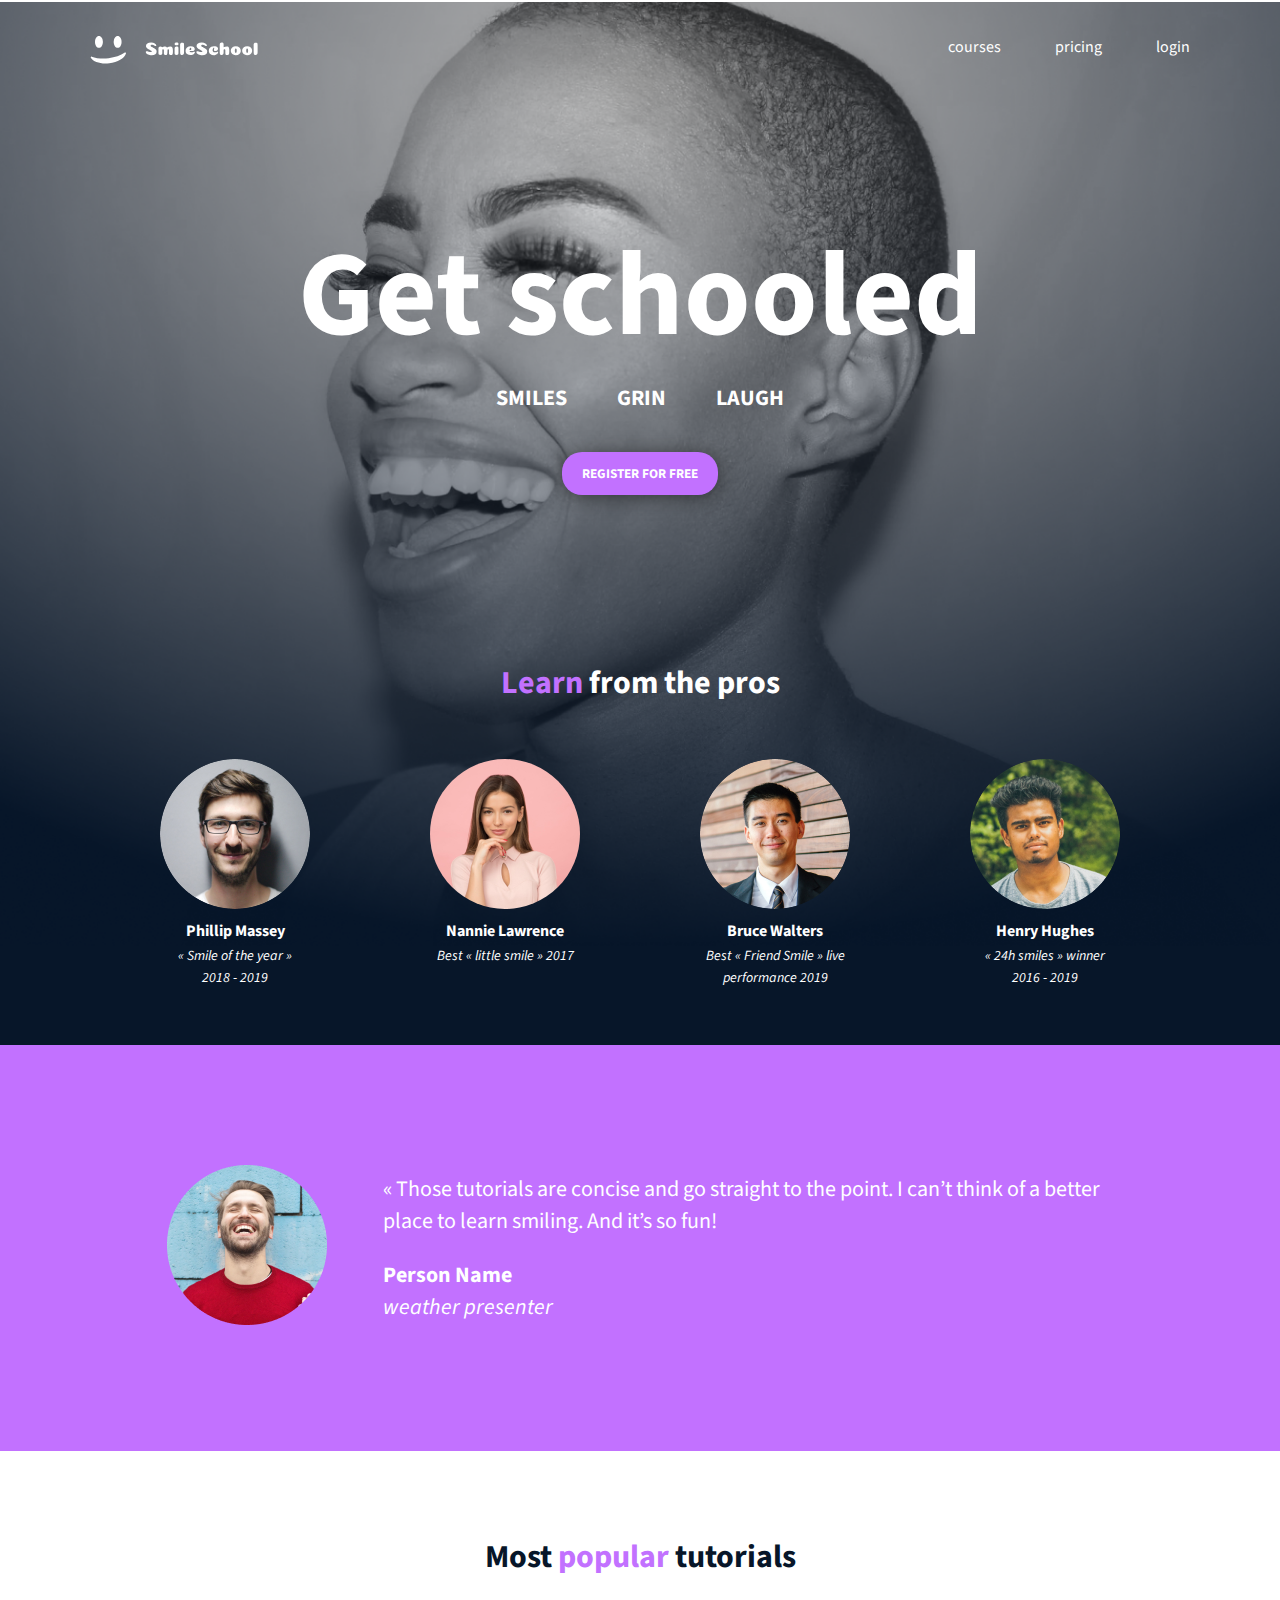
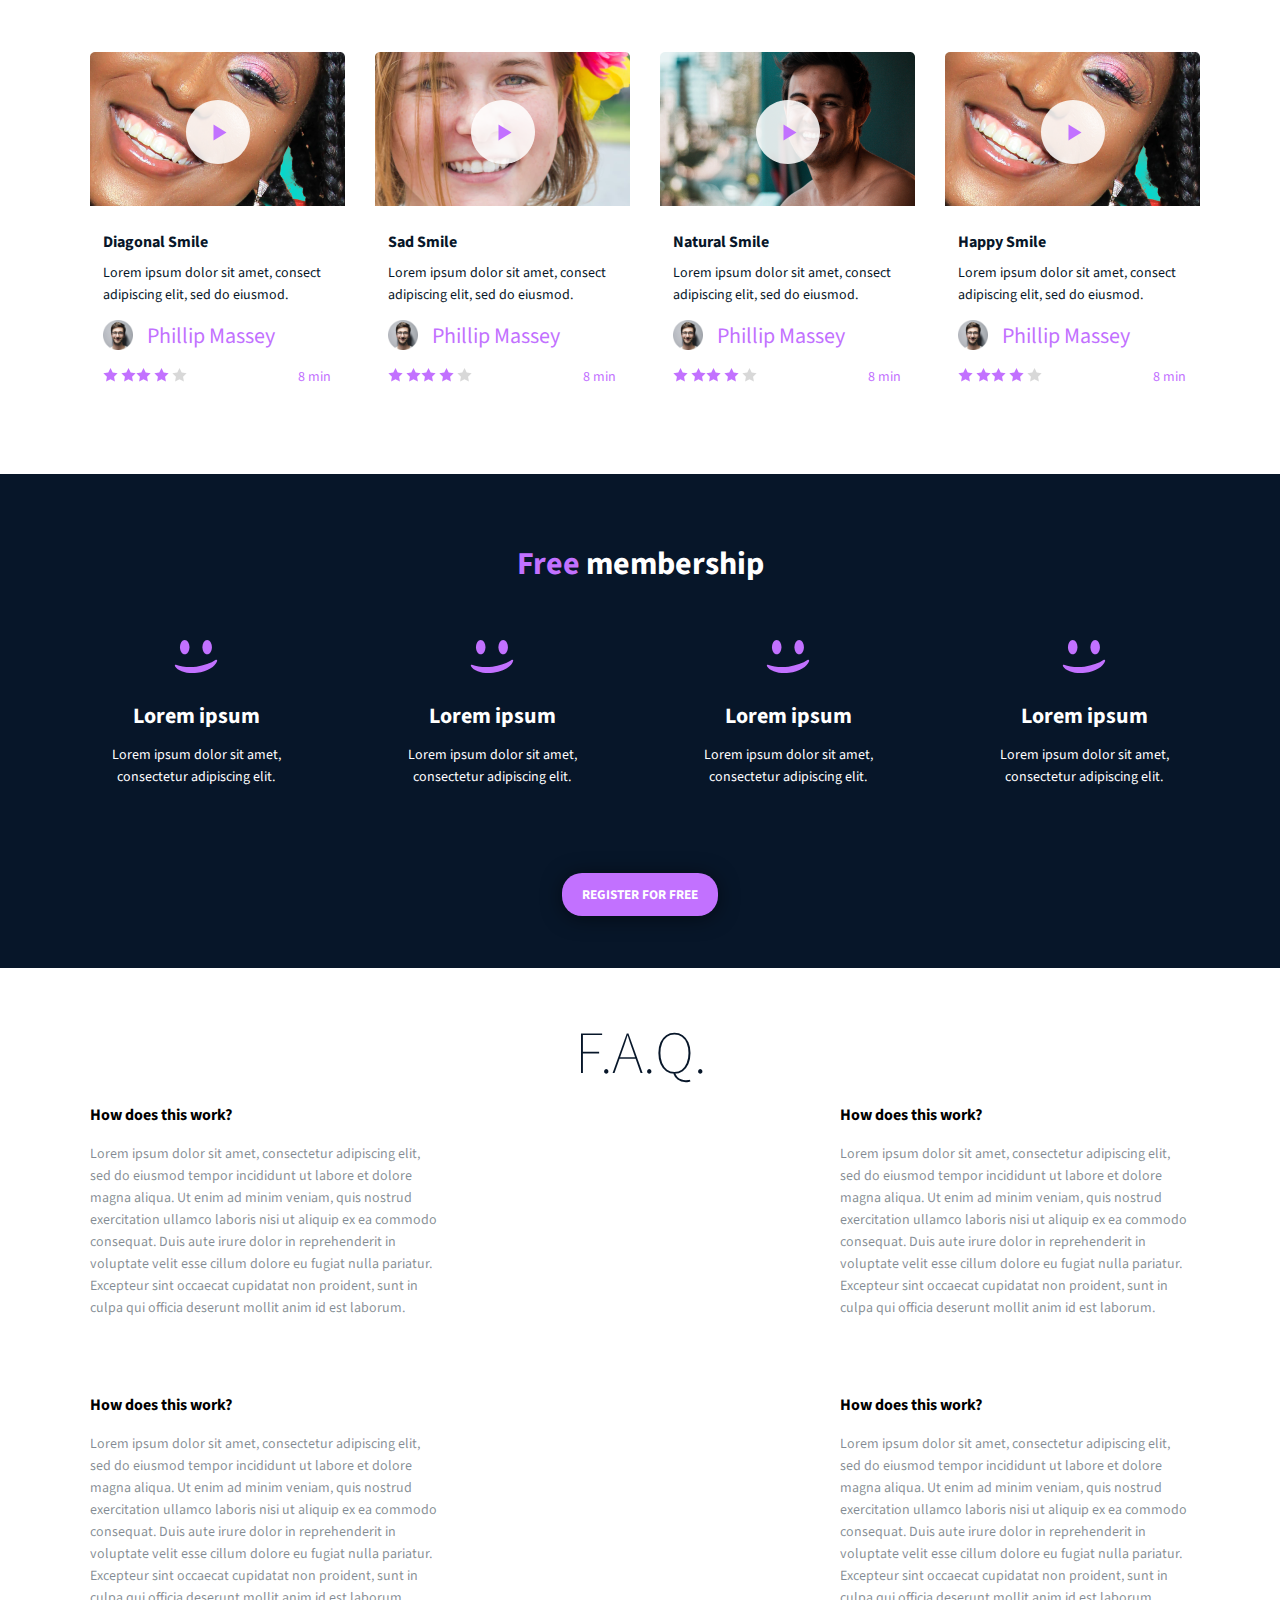
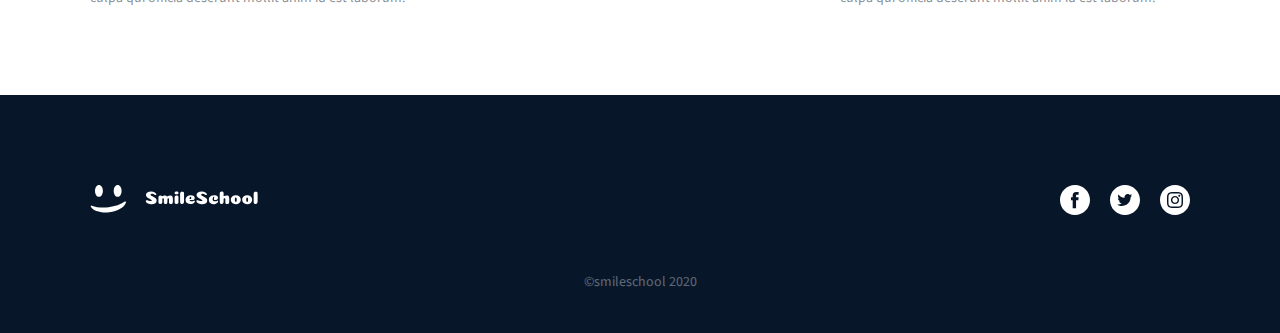
<file: css_advanced/index.html>
<!DOCTYPE html>
<html lang="en">
  <head>
    <meta charset="UTF-8" />
    <link rel="preconnect" href="https://fonts.googleapis.com" />
    <link rel="preconnect" href="https://fonts.gstatic.com" crossorigin />
    <link
      href="https://fonts.googleapis.com/css2?family=Source+Sans+Pro:ital,wght@0,300;0,400;0,600;0,700;0,900;1,300;1,400;1,600;1,700;1,900&display=swap"
      rel="stylesheet"
    />
    <link rel="stylesheet" href="styles.css" />
    <meta name="viewport" content="width=device-width, initial-scale=1.0">
    <title>SmileSchool</title>
  </head>
  <body>
    <header class="section header">
      <div>
        <a href=""><img src="./assets/logo.svg" alt="" /></a>
      </div>
      <div class="header__nav">
        <a href="">courses</a><a href="">pricing</a><a href="">login</a>
      </div>
    </header>
    <main>
      <section class="banner">
        <div>
          <h1 class="title title--lg title--light">Get schooled</h1>
          <p class="title title--sm title--light banner__sub-header">
            <span>SMILES</span> <span>GRIN</span> <span>LAUGH</span>
          </p>
          <button class="button">REGISTER FOR FREE</button>
        </div>
        <div class="banner__pro">
          <h2 class="title title--light">
            <span class="title__emp">Learn</span> from the pros
          </h2>
          <div class="banner__pro-list">
            <div class="banner__pro-item">
              <img
                class="banner__pro-img"
                src="./assets/img/philip.png"
                alt=""
              />
              <h3 class="title title--xs title--light banner__pro-title">
                Phillip Massey
              </h3>
              <p class="text text--sm text--light text--italic">
                « Smile of the year »<br />
                2018 - 2019
              </p>
            </div>
            <div class="banner__pro-item">
              <img
                src="./assets/img/nannie.png"
                class="banner__pro-img"
                alt=""
              />
              <h3 class="title title--xs title--light banner__pro-title">
                Nannie Lawrence
              </h3>
              <p class="text text--sm text--light text--italic">
                Best « little smile » 2017
              </p>
            </div>
            <div class="banner__pro-item">
              <img
                src="./assets/img/bruce.png"
                class="banner__pro-img"
                alt=""
              />
              <h3 class="title title--xs title--light banner__pro-title">
                Bruce Walters
              </h3>
              <p class="text text--sm text--light text--italic">
                Best « Friend Smile » live performance 2019
              </p>
            </div>
            <div class="banner__pro-item">
              <img
                src="./assets/img/henry.png"
                class="banner__pro-img"
                alt=""
              />
              <h3 class="title title--xs title--light banner__pro-title">
                Henry Hughes
              </h3>
              <p class="text text--sm text--light text--italic">
                « 24h smiles » winner 2016 - 2019
              </p>
            </div>
          </div>
        </div>
      </section>
      <section class="quote">
        <div><img src="./assets/img/quote-man.png" alt="" /></div>
        <div class="quote__body">
          <blockquote class="text text--light quote__text">
            « Those tutorials are concise and go straight to the point. I can’t
            think of a better place to learn smiling. And it’s so fun!
          </blockquote>
          <p class="title title--sm title--light">Person Name</p>
          <p class="text text--light text--italic">weather presenter</p>
        </div>
      </section>
      <section class="section videos">
        <h1 class="title title--md videos__title">
          Most <span class="title__emp">popular</span> tutorials
        </h1>
        <div class="videos__list">
          <div class="videos__item">
            <div class="videos__item-img-wrapper">
              <img src="./assets/img/smile1.png" alt="" />
              <img src="./assets/plsy.svg" alt="" class="play" />
            </div>
            <h2 class="title title--xs videos__item-title">Diagonal Smile</h2>
            <p class="text text--sm text--gray videos__item-text">
              Lorem ipsum dolor sit amet, consect adipiscing elit, sed do
              eiusmod.
            </p>
            <div class="videos__item-author">
              <img
                src="./assets/img/philip.png"
                class="videos__item-author-img"
                alt=""
              />
              <h3 class="text text-sm text--pink">Phillip Massey</h3>
            </div>
            <div class="videos__item-stars">
              <div>
                <img src="./assets/full-star.svg" alt="" />
                <img src="./assets/full-star.svg" alt="" /><img
                  src="./assets/full-star.svg"
                  alt=""
                />
                <img src="./assets/full-star.svg" alt="" />
                <img src="./assets/empty-star.svg" alt="" />
              </div>
              <span class="text text--sm text--pink">8 min</span>
            </div>
          </div>
          <div class="videos__item">
            <div class="videos__item-img-wrapper">
              <img src="./assets/img/smile2.png" alt="" />
              <img src="./assets/plsy.svg" alt="" class="play" />
            </div>
            <h2 class="title title--xs videos__item-title">Sad Smile</h2>
            <p class="text text--sm text--gray videos__item-text">
              Lorem ipsum dolor sit amet, consect adipiscing elit, sed do
              eiusmod.
            </p>
            <div class="videos__item-author">
              <img
                src="./assets/img/philip.png"
                class="videos__item-author-img"
                alt=""
              />
              <h3 class="text text-sm text--pink">Phillip Massey</h3>
            </div>
            <div class="videos__item-stars">
              <div>
                <img src="./assets/full-star.svg" alt="" />
                <img src="./assets/full-star.svg" alt="" /><img
                  src="./assets/full-star.svg"
                  alt=""
                />
                <img src="./assets/full-star.svg" alt="" />
                <img src="./assets/empty-star.svg" alt="" />
              </div>
              <span class="text text--sm text--pink">8 min</span>
            </div>
          </div>
          <div class="videos__item">
            <div class="videos__item-img-wrapper">
              <img src="./assets/img/smile3.png" alt="" />
              <img src="./assets/plsy.svg" alt="" class="play" />
            </div>
            <h2 class="title title--xs videos__item-title">Natural Smile</h2>
            <p class="text text--sm text--gray videos__item-text">
              Lorem ipsum dolor sit amet, consect adipiscing elit, sed do
              eiusmod.
            </p>
            <div class="videos__item-author">
              <img
                src="./assets/img/philip.png"
                class="videos__item-author-img"
                alt=""
              />
              <h3 class="text text-sm text--pink">Phillip Massey</h3>
            </div>
            <div class="videos__item-stars">
              <div>
                <img src="./assets/full-star.svg" alt="" />
                <img src="./assets/full-star.svg" alt="" /><img
                  src="./assets/full-star.svg"
                  alt=""
                />
                <img src="./assets/full-star.svg" alt="" />
                <img src="./assets/empty-star.svg" alt="" />
              </div>
              <span class="text text--sm text--pink">8 min</span>
            </div>
          </div>
          <div class="videos__item">
            <div class="videos__item-img-wrapper">
              <img src="./assets/img/smile1.png" alt="" />
              <img src="./assets/plsy.svg" alt="" class="play" />
            </div>
            <h2 class="title title--xs videos__item-title">Happy Smile</h2>
            <p class="text text--sm text--gray videos__item-text">
              Lorem ipsum dolor sit amet, consect adipiscing elit, sed do
              eiusmod.
            </p>
            <div class="videos__item-author">
              <img
                src="./assets/img/philip.png"
                class="videos__item-author-img"
                alt=""
              />
              <h3 class="text text-sm text--pink">Phillip Massey</h3>
            </div>
            <div class="videos__item-stars">
              <div>
                <img src="./assets/full-star.svg" alt="" />
                <img src="./assets/full-star.svg" alt="" /><img
                  src="./assets/full-star.svg"
                  alt=""
                />
                <img src="./assets/full-star.svg" alt="" />
                <img src="./assets/empty-star.svg" alt="" />
              </div>
              <span class="text text--sm text--pink">8 min</span>
            </div>
          </div>
        </div>
      </section>
      <section class="member">
        <h1 class="section title title--md title--light member__title">
          <span class="title__emp">Free</span> membership
        </h1>
        <div class="section member__list">
          <div class="member__item">
            <img src="./assets/smiley.svg" alt="" />
            <h2 class="title title--sm title--light member__item-title">
              Lorem ipsum
            </h2>
            <p class="text text--sm text--light member__text">
              Lorem ipsum dolor sit amet, consectetur adipiscing elit.
            </p>
          </div>
          <div class="member__item">
            <img src="./assets/smiley.svg" alt="" />
            <h2 class="title title--sm title--light member__item-title">
              Lorem ipsum
            </h2>
            <p class="text text--sm text--light member__text">
              Lorem ipsum dolor sit amet, consectetur adipiscing elit.
            </p>
          </div>
          <div class="member__item">
            <img src="./assets/smiley.svg" alt="" />
            <h2 class="title title--sm title--light member__item-title">
              Lorem ipsum
            </h2>
            <p class="text text--sm text--light member__text">
              Lorem ipsum dolor sit amet, consectetur adipiscing elit.
            </p>
          </div>
          <div class="member__item">
            <img src="./assets/smiley.svg" alt="" />
            <h2 class="title title--sm title--light member__item-title">
              Lorem ipsum
            </h2>
            <p class="text text--sm text--light member__text">
              Lorem ipsum dolor sit amet, consectetur adipiscing elit.
            </p>
          </div>
        </div>
        <button class="button member__register">REGISTER FOR FREE</button>
      </section>
      <section class="section faq">
        <h1 class="title title--avg title--thin faq__title">F.A.Q.</h1>
        <div class="faq__list">
          <div class="faq__row">
            <div class="faq__item">
              <h2 class="tittle title--xs faq__item-title">
                How does this work?
              </h2>
              <p class="text text--sm faq__item-text">
                Lorem ipsum dolor sit amet, consectetur adipiscing elit, sed do
                eiusmod tempor incididunt ut labore et dolore magna aliqua. Ut
                enim ad minim veniam, quis nostrud exercitation ullamco laboris
                nisi ut aliquip ex ea commodo consequat. Duis aute irure dolor
                in reprehenderit in voluptate velit esse cillum dolore eu fugiat
                nulla pariatur. Excepteur sint occaecat cupidatat non proident,
                sunt in culpa qui officia deserunt mollit anim id est laborum.
              </p>
            </div>
            <div class="faq__item">
              <h2 class="tittle title--xs faq__item-title">
                How does this work?
              </h2>
              <p class="text text--sm faq__item-text">
                Lorem ipsum dolor sit amet, consectetur adipiscing elit, sed do
                eiusmod tempor incididunt ut labore et dolore magna aliqua. Ut
                enim ad minim veniam, quis nostrud exercitation ullamco laboris
                nisi ut aliquip ex ea commodo consequat. Duis aute irure dolor
                in reprehenderit in voluptate velit esse cillum dolore eu fugiat
                nulla pariatur. Excepteur sint occaecat cupidatat non proident,
                sunt in culpa qui officia deserunt mollit anim id est laborum.
              </p>
            </div>
          </div>
          <div class="faq__row faq__row--last">
            <div class="faq__item">
              <h2 class="tittle title--xs faq__item-title">
                How does this work?
              </h2>
              <p class="text text--sm faq__item-text">
                Lorem ipsum dolor sit amet, consectetur adipiscing elit, sed do
                eiusmod tempor incididunt ut labore et dolore magna aliqua. Ut
                enim ad minim veniam, quis nostrud exercitation ullamco laboris
                nisi ut aliquip ex ea commodo consequat. Duis aute irure dolor
                in reprehenderit in voluptate velit esse cillum dolore eu fugiat
                nulla pariatur. Excepteur sint occaecat cupidatat non proident,
                sunt in culpa qui officia deserunt mollit anim id est laborum.
              </p>
            </div>
            <div class="faq__item">
              <h2 class="tittle title--xs faq__item-title">
                How does this work?
              </h2>
              <p class="text text--sm faq__item-text">
                Lorem ipsum dolor sit amet, consectetur adipiscing elit, sed do
                eiusmod tempor incididunt ut labore et dolore magna aliqua. Ut
                enim ad minim veniam, quis nostrud exercitation ullamco laboris
                nisi ut aliquip ex ea commodo consequat. Duis aute irure dolor
                in reprehenderit in voluptate velit esse cillum dolore eu fugiat
                nulla pariatur. Excepteur sint occaecat cupidatat non proident,
                sunt in culpa qui officia deserunt mollit anim id est laborum.
              </p>
            </div>
          </div>
        </div>
      </section>
    </main>
    <footer class="footer">
      <div class="section">
        <div class="footer__nav">
          <img src="./assets/logo.svg" alt="" />
          <div class="footer__link-list">
            <img src="./assets/facebook.svg" alt="facebook" /><img
              src="./assets/twitter.svg"
              alt="twitter"
            /><img src="./assets/instagram.svg" alt="instagram" />
          </div>
        </div>
        <p class="text text--sm text--light footer__text">©smileschool 2020</p>
      </div>
    </footer>
  </body>
</html>
</file>
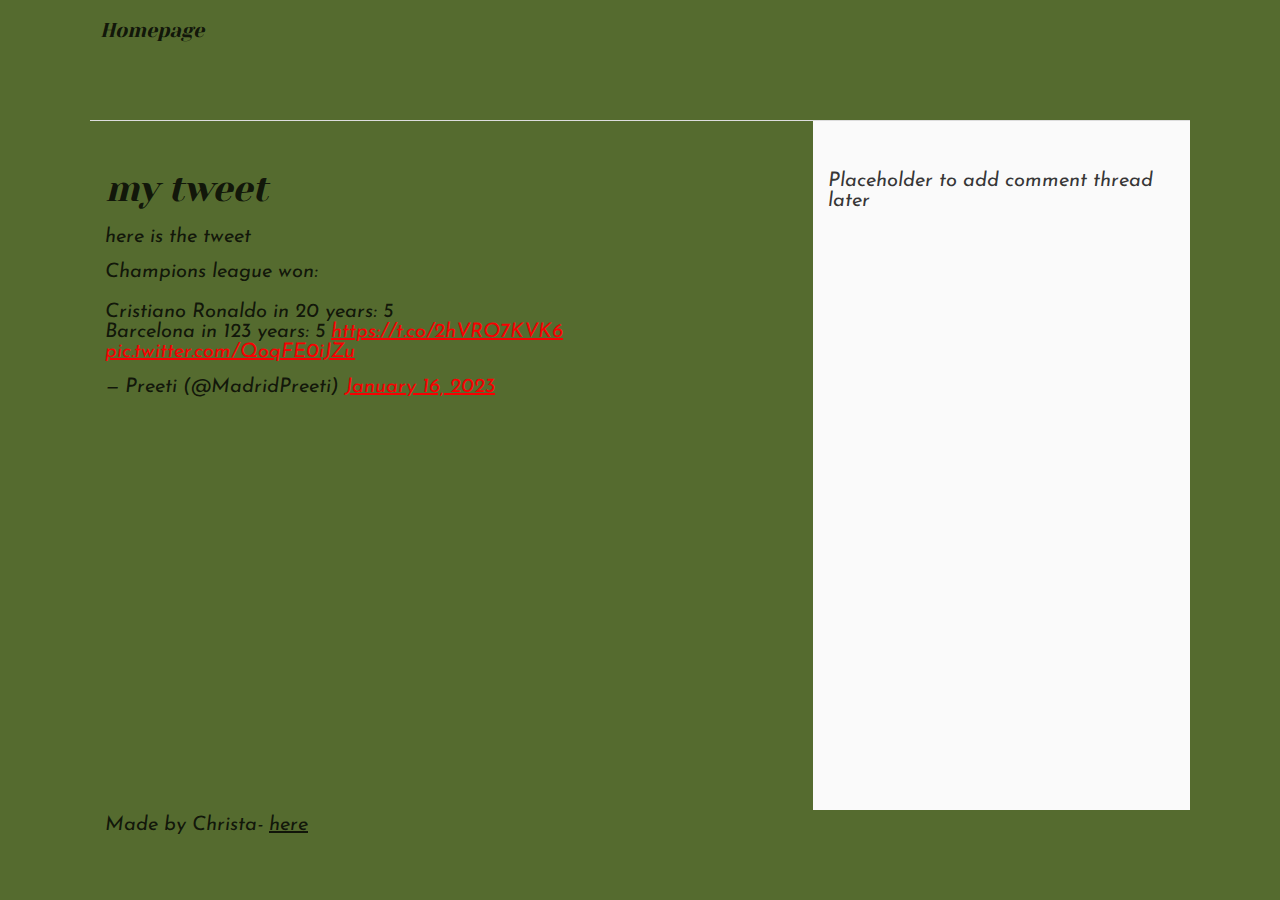
<file: css_basic/tweets.html>
<!DOCTYPE html>
<html lang="en">
<head>
    <link href="base.css" rel="stylesheet">
    <link href="styles.css" rel="stylesheet">
    <meta charset="utf-8">
    <title>tweetssss</title>
</head>
<body>
    <header>
        <ul> 
            <li> <a rel ="Homepage" href="index.html">Homepage</a></li>
        </ul>
    </header>
    <main>
        <article>
              <h1> my tweet</h1>
              <p>here is the tweet</p>
            <p><blockquote class="twitter-tweet"><p lang="en" dir="ltr">Champions league won: <br><br>Cristiano Ronaldo in 20 years: 5<br>Barcelona in 123 years: 5 <a href="https://t.co/2hVRO7KVK6">https://t.co/2hVRO7KVK6</a> <a href="https://t.co/QoqFE0iJZu">pic.twitter.com/QoqFE0iJZu</a></p>&mdash; Preeti (@MadridPreeti) <a href="https://twitter.com/MadridPreeti/status/1614946204076642304?ref_src=twsrc%5Etfw">January 16, 2023</a></blockquote> <script async src="https://platform.twitter.com/widgets.js" charset="utf-8"></script></p>
        </article> 
        <aside>Placeholder to add comment thread later</aside>
    </main>
    <footer>
        Made by Christa- <a href="https://github.com/christauwicyeza" target="_blank">here</a>
    </footer>    

</body>
</html>
</file>
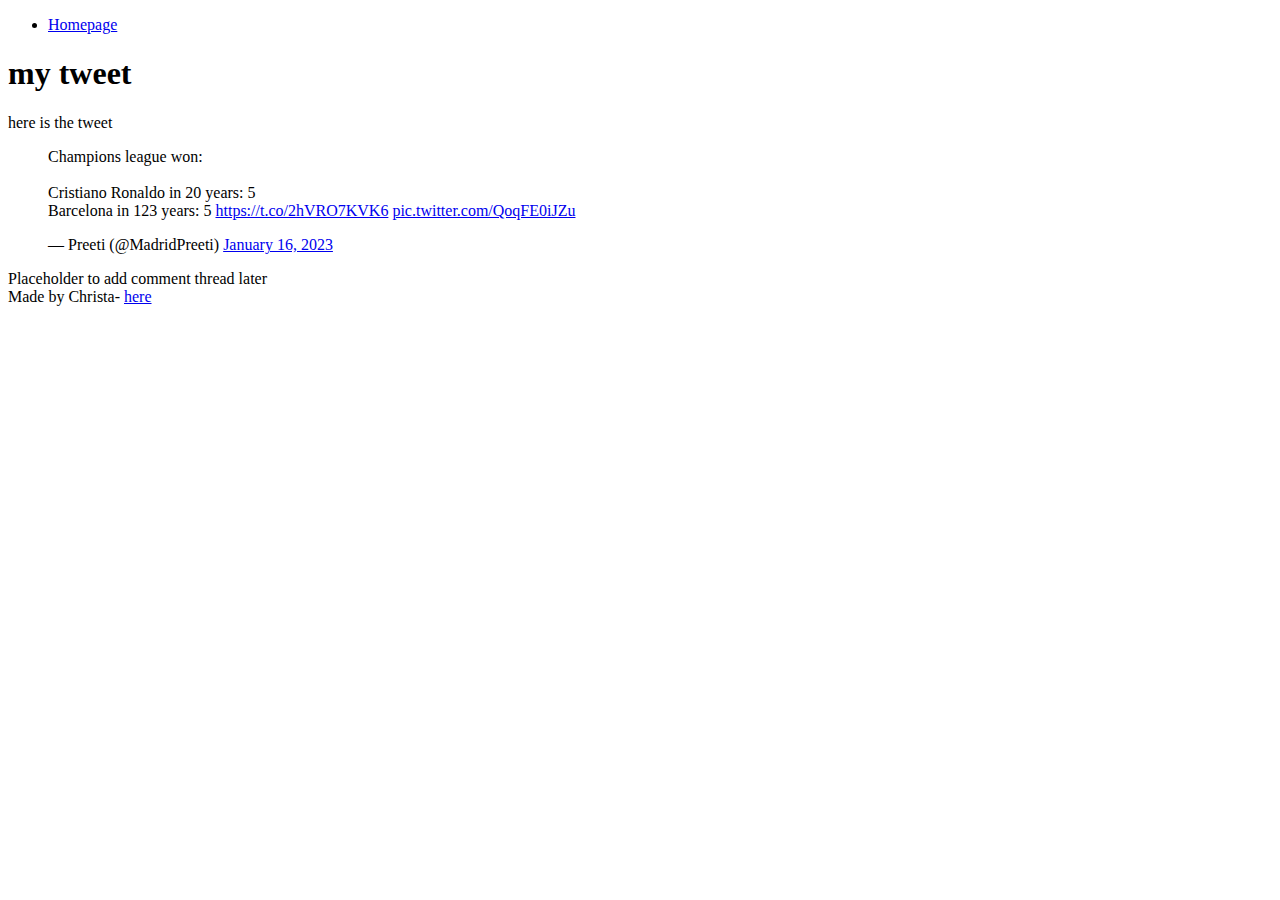
<file: html_basic/tweets.html>
<!DOCTYPE html>
<html lang="en">
<head>
    <meta charset="utf-8">
    <title>tweetssss</title>
</head>
<body>
    <header>
        <ul> 
            <li> <a rel ="Homepage" href="index.html">Homepage</a></li>
        </ul>
    </header>
    <main>
        <article>
              <h1> my tweet</h1>
              <p>here is the tweet</p>
            <p><blockquote class="twitter-tweet"><p lang="en" dir="ltr">Champions league won: <br><br>Cristiano Ronaldo in 20 years: 5<br>Barcelona in 123 years: 5 <a href="https://t.co/2hVRO7KVK6">https://t.co/2hVRO7KVK6</a> <a href="https://t.co/QoqFE0iJZu">pic.twitter.com/QoqFE0iJZu</a></p>&mdash; Preeti (@MadridPreeti) <a href="https://twitter.com/MadridPreeti/status/1614946204076642304?ref_src=twsrc%5Etfw">January 16, 2023</a></blockquote> <script async src="https://platform.twitter.com/widgets.js" charset="utf-8"></script></p>
        </article> 
        <aside>Placeholder to add comment thread later</aside>
    </main>
    <footer>
        Made by Christa- <a href="https://github.com/christauwicyeza" target="_blank">here</a>
    </footer>    

</body>
</html>
</file>
<file: css_advanced/styles.css>
.section {
    max-width: 1100px;
    margin-right: auto;
    margin-left: auto;
}
 *{
    margin: 0;
    padding: 0;
    box-sizing: border-box;
    font-family: 'source sans pro', sans-serif;
 }

 .button{
    background-color: #C271FF;
    padding: 12px 20px;
    color: white;
    display: inline-block;
    border-radius: 20px;
    box-shadow: 0 2px 20px rgba(0, 0, 0, 0.5);
    font-weight: bold;
    border: none;
}
/* title */
.title{
    font-size: 32px;
    font-weight: 700;
    color: #071629;
    line-height: 40px;
}

.title--lg {
    font-size: 120px;
    line-height: 150px;
}

.title--sm {
    font-size: 22px;
    line-height: 32px;
}

.title--md {
    font-size: 32px;
    line-height: 40px;
}
 .title--avg {
    font-size:60px;
 }
 .title--thin {
    font-weight: lighter;
 }
 .title--xs {
    font-size: 16px;
    line-height: 24px;
 }
 .title--light {
    color:white;
 }
 .title__emp {
    color: #C271FF;
 }

 /* text */
.text {
    font-size: 22px;
    line-height: 32px;
    font-weight: 400;
}
.text--italic {
    font-style: italic;
}
.text--light {
    color: white;
}
.text--sm {
    font-size: 14px;
    line-height: 22px;
}

.text--gray {
    color: #071629;
}
.text--pink {
    color: #C271FF;
}

/* header */

.header {
    position: relative;
    z-index: 2;
    display: flex;
    justify-content: space-between;
    margin-top: 36px;
}

.header__nav {
    display: flex;
    gap: 54px
}
.header__nav a {
    display: block;
    color: white;
    align-items: baseline;
    text-decoration: none;
}
/* banner */

.banner {
    background-image: url(./assets/img/banner.png);
    position: relative;
    top: -70px;
    left: 0;
    right: 0;
    display: flex;
    flex-direction: column;
    align-items: center;
    padding-top: 220px;
    background-repeat: no-repeat;
    background-position: center;
    background-size: cover;
    text-align: center;
    padding-bottom: 56px;
}
.banner__sub-header {
    text-align: center;
    display: flex;
    gap: 50px;
    justify-content: center;
    margin-top: 10px;
    margin-bottom: 38px;
    
}
.banner__pro {
    margin-top: 88px;
    padding-top: 80px;
}
.banner__pro-list {
    display: flex;
    gap: 120px;
    margin-top: 56px;
}
.banner__pro-item {
    flex: 1;
    flex-direction: column;
    display: flex;
    max-width: 150px;
}
.banner__pro-img {
    border-radius: 50%;
    margin-bottom: 10px;
}
.banner__pro-title {
    margin-bottom: 2px;
}

/* quotes */
.quote {
    background-color: #C271FF;
    position: relative;
    top: -70px;
    padding-top: 120px;
    padding-bottom: 120px;
    display: flex;
    justify-content: center;
    gap: 56px;
    align-items: center;
    margin-bottom: 16px;
}
.quote__text {
    max-width: 730px;
    margin-bottom: 22px;
}

.videos {
    margin-bottom: 86px;
}
.videos__title {
    text-align: center;
}
.videos__list {
    display: flex;
    gap: 30px;
    margin-top: 75px;
}
.videos__item {
    flex: 1;
}
.videos__item-title {
    margin-top: 18px;
    margin-bottom: 8px;
    padding-right: 14px;
    padding-left: 13px;
}
.videos__item-text {
    margin-bottom: 14px;
    padding-right: 14px;
    padding-left: 13px;
}
.videos__item-author-img {
    width: 30px;
    height: 30px;
}
.videos__item-author {
    display: flex;
    gap: 14px;
    margin-bottom: 14px;
    padding-right: 14px;
    padding-left: 13px;
}
.videos__item-stars {
    display: flex;
    justify-content: space-between;
    padding-right: 14px;
    padding-left: 13px;
}

.videos__item-img-wrapper {
    position: relative;
}
.play {
    position: absolute;
    top: 0;
    left: 0;
    right: 0;
    bottom: 0;
    margin: auto
}


/* membership */

.member {
    background: #071629;
    padding-top: 70px;
    padding-bottom: 52px;
}

.member__title {
    text-align: center;
}
.member__list {
    display: flex;
    justify-content: space-between;
}
.member__item {
    display: flex;
    flex-direction: column;
    align-items: center;
    text-align: center;
}
.member__text {
    max-width: 212px;
    margin-top: 12px;
} 
.member__item-title {
    margin-top: 24px;
}
.member__list {
    margin-top: 56px;
    margin-bottom: 85px;
}
.member__register {
    margin-right: auto;
    margin-left: auto;
    display: block;
} 

/* FAQ */

.faq {
    padding-top: 67px;
    padding-bottom: 86px;
}
.faq__title {
    text-align: center;
    margin-bottom: 28px;
}
.faq__row {
    display: flex;
    justify-content: space-between;
}
.faq__item {
    max-width: 350px;
}
.faq__item-title {
    margin-bottom: 16px;
}
.faq__item-text {
    color: #07162980;
}
.faq__row--last {
    margin-top: 74px;
}
.footer {
    background: #071629;
    padding-top: 90px;
    padding-bottom: 40px;
}
.footer__nav {
    display: flex;
    justify-content: space-between;
    margin-bottom: 56px;
}
.footer__text {
    opacity: 0.35;
    text-align: center;
}

.footer__link-list {
    display: flex;
    gap: 20px;
}
</file>
<file: css_basic/base.css>
/* Importing webfonts */
/* (If you're learning CSS, you should disregard that) */

@import url(https://fonts.googleapis.com/css?family=Yeseva+One);
@import url(https://fonts.googleapis.com/css?family=Josefin+Sans:400,700,700italic,400italic);


/* CSS reset rules */

html, body {
	height: 100%;
	min-height: 100%;
}
html, body, div, span, applet, object, iframe,
h1, h2, h3, h4, h5, h6, p, blockquote, pre,
a, abbr, acronym, address, big, cite, code,
del, dfn, img, ins, kbd, q, s, samp,
small, strike, sub, sup, tt, var,
b, u, i, center,
dl, dt, dd,
fieldset, form, label, legend,
table, caption, tbody, tfoot, thead, tr, th, td,
article, aside, canvas, details, embed, 
figure, figcaption, footer, header, hgroup, 
menu, nav, output, ruby, section, summary,
time, mark, audio, video {
	margin: 0;
	padding: 0;
	border: 0;
	font-size: 100%;
	font: inherit;
	vertical-align: baseline;
}
/* HTML5 display-role reset for older browsers */
article, aside, details, figcaption, figure, 
footer, header, hgroup, menu, nav, section {
	display: block;
}
body {
	line-height: 1;
}
blockquote, q {
	quotes: none;
}
blockquote:before, blockquote:after,
q:before, q:after {
	content: '';
	content: none;
}
table {
	border-collapse: collapse;
	border-spacing: 0;
}


/* Fonts and colors */

body {
	font-family: 'Josefin Sans', serif;
	color: rgba(0, 0, 0, 0.8);
}
h1, h2, h3, h4, h5, h6, header {
	font-family: 'Yeseva One', sans-serif;
}
article {
}
header {
	border-bottom: 1px solid rgb(221,221,221);
	transition: border-bottom-color 1s ease;
}
header a {
	color: rgba(0, 0, 0, 0.8);
}
aside {
	background: #FAFAFA;
}
aside p {
	border: 1px solid #bbb;
	background: #ddd;
	color: black;
}
footer a {
	color: rgba(0, 0, 0, 0.8);
}
a {
	color: #F80002;
}


/* Positioning and margins */

@media (min-width: 1100px) {
	body {
		width: 1100px;
		margin: 0 auto;
	}
}

article {
	padding: 50px 15px;
}
article > *:first-child {
	margin-top: 0;
}
aside {
	padding: 50px 15px;
}
header .right {
	float: right;
	margin: 0 10px 15px;
}


/* Header */
header {
	padding: 20px 0;
	height: 80px;
}
header ul {
	list-style: none;
	margin: 0;
	padding: 0;
}
header li {
	display: inline;
	vertical-align:middle;
}
header li:first-child {
	margin: 0;
}
header li a {
	margin: 0 10px;
}
header li.logo {
	font-size: 36px;
}
header a {
	text-decoration: none;
}


/* Aside */

aside p {
	border-radius: 10px;
	padding: 20px 20px;
}


/* Footer */

footer {
	padding: 5px 15px;
	height: 80px;
}


/* Text styles and margins */

p {
	margin-bottom: 15px;
}
h1 {
	font-size: 36px;
	margin: 40px 0 20px;
}
h2 {
	font-size: 32px;
	margin: 30px 0 15px;
}
h3 {
	font-size: 28px;
	margin: 25px 0 10px;
}
h4 {
	font-size: 20px;
	font-weight: bold;
	margin: 20px 0 10px;
}
h5 {
	font-size: 18px;
	font-weight: bold;
	margin: 15px 0 10px;
}
h6 {
	font-weight: bold;
	margin: 5px 0;
}

@media (max-width: 800px) {
  body.works_on_smartphone {
  	display: block;
  }
  body.works_on_smartphone main {
  	display: block;
  }
  header .right {
  	float: none;
  }
}
</file>
<file: css_basic/styles.css>
body {
    display: flex;
    flex-direction: column;
    background-color: darkolivegreen;
    font-style: italic;
    font-size: 20px; }

.logo { height: 50px;
        width: 50px;
    font-size: larger; }
 
main {
    display: flex;
    flex-direction: row;
    flex: auto; }

article {
    flex: 2;
    overflow: auto; }

aside {
    flex: 1;
    overflow: auto; }
</file>
